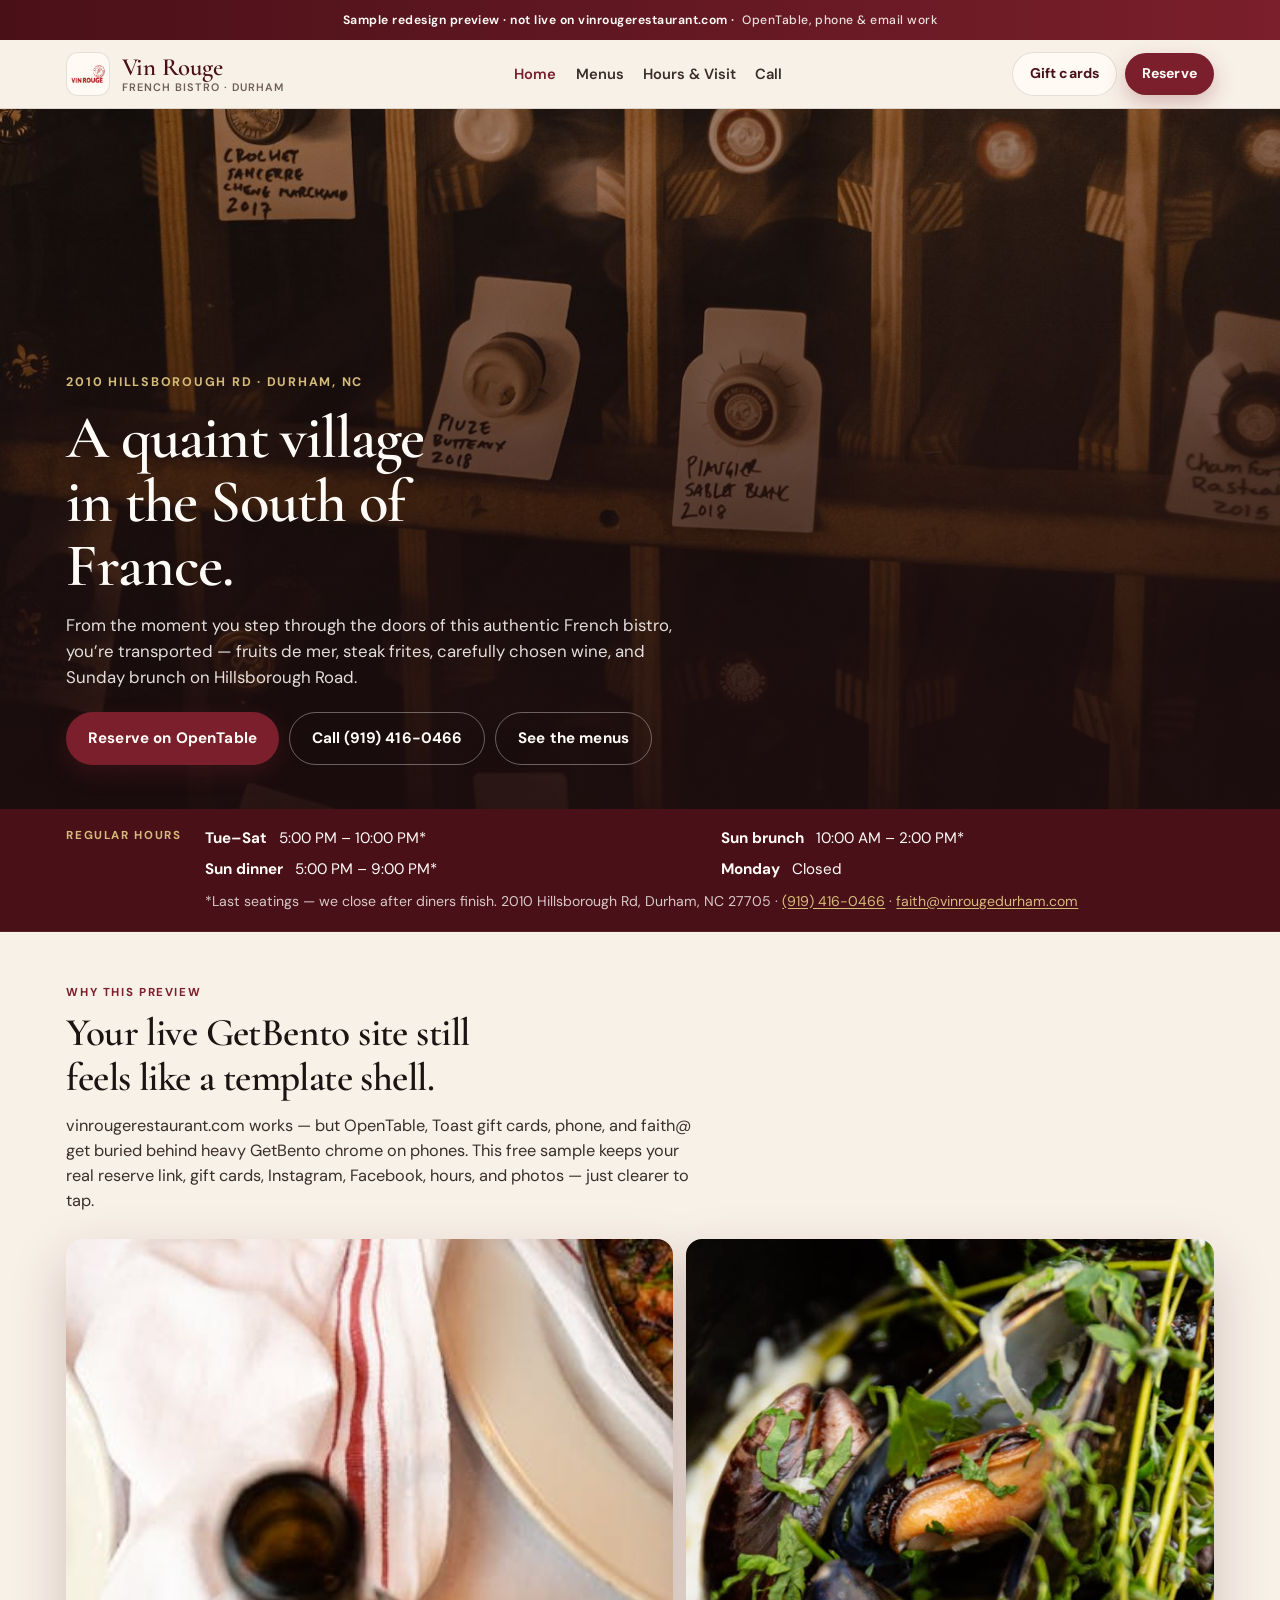
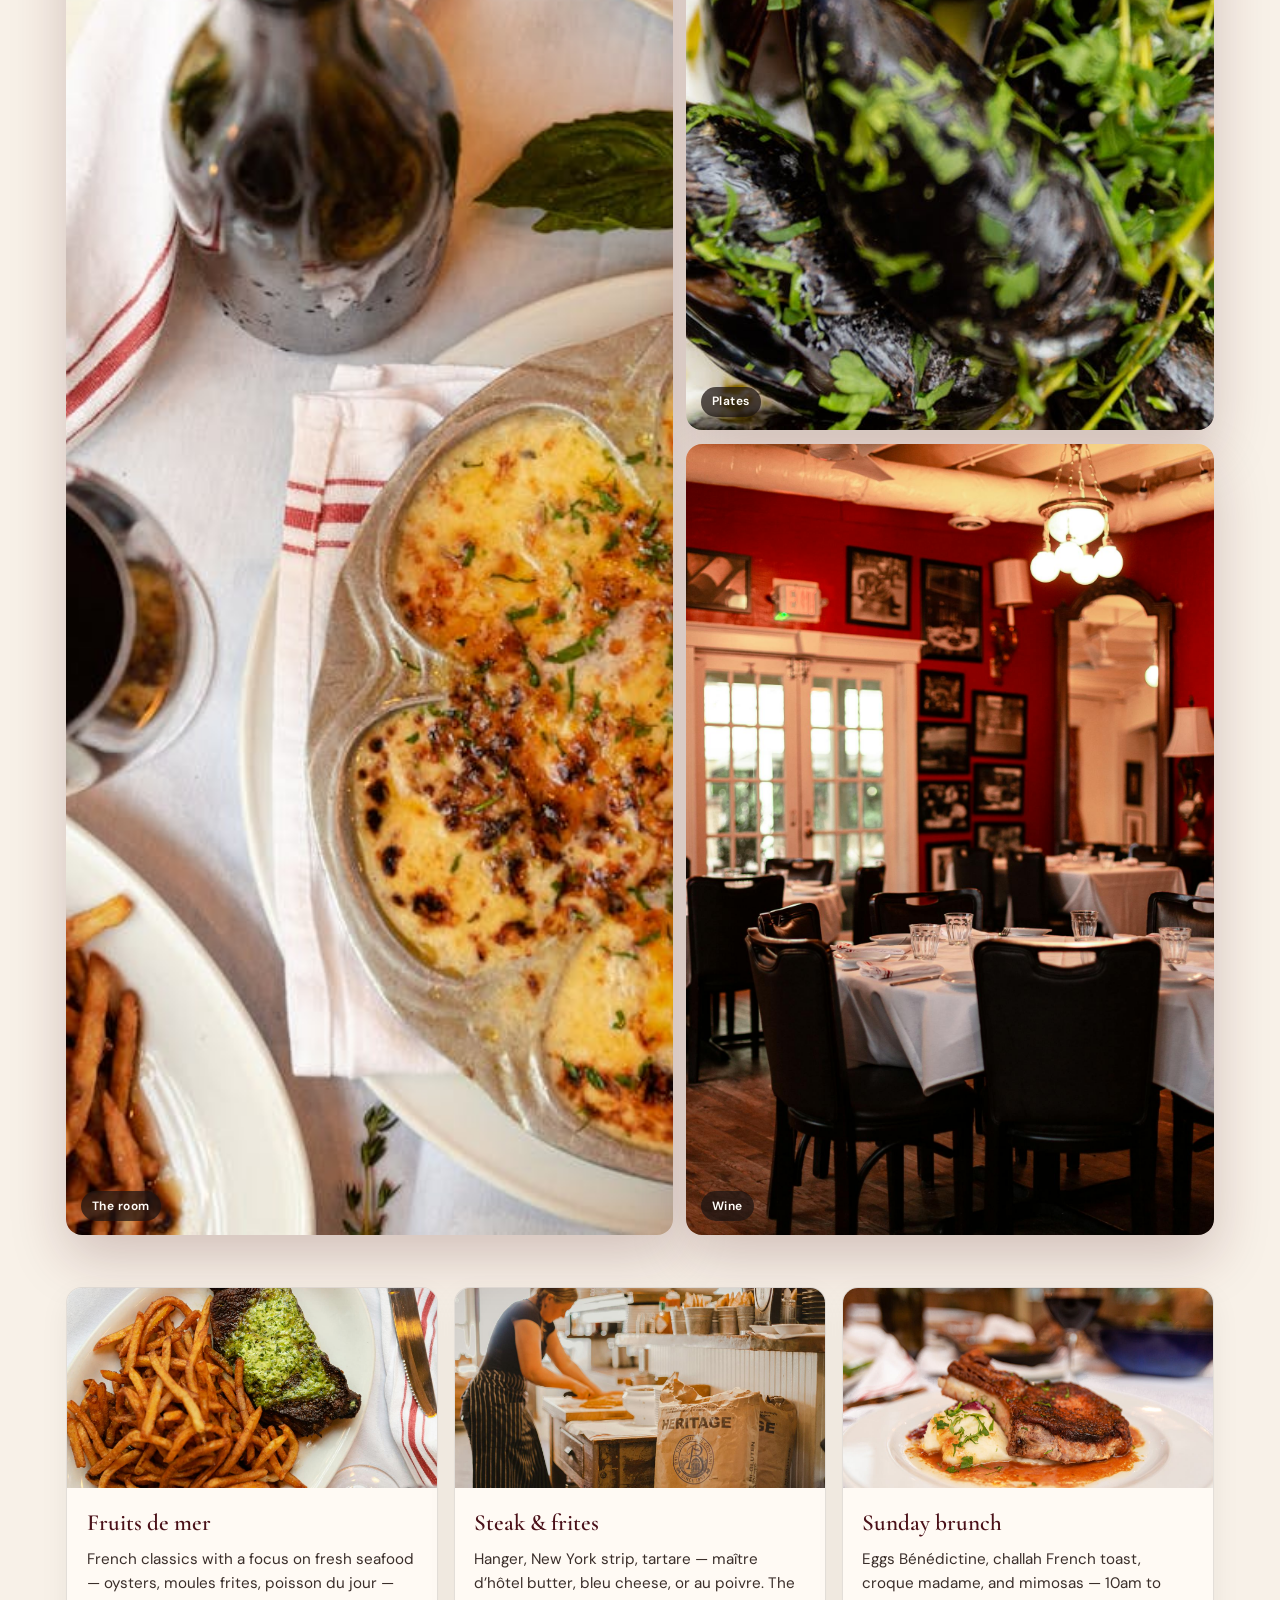
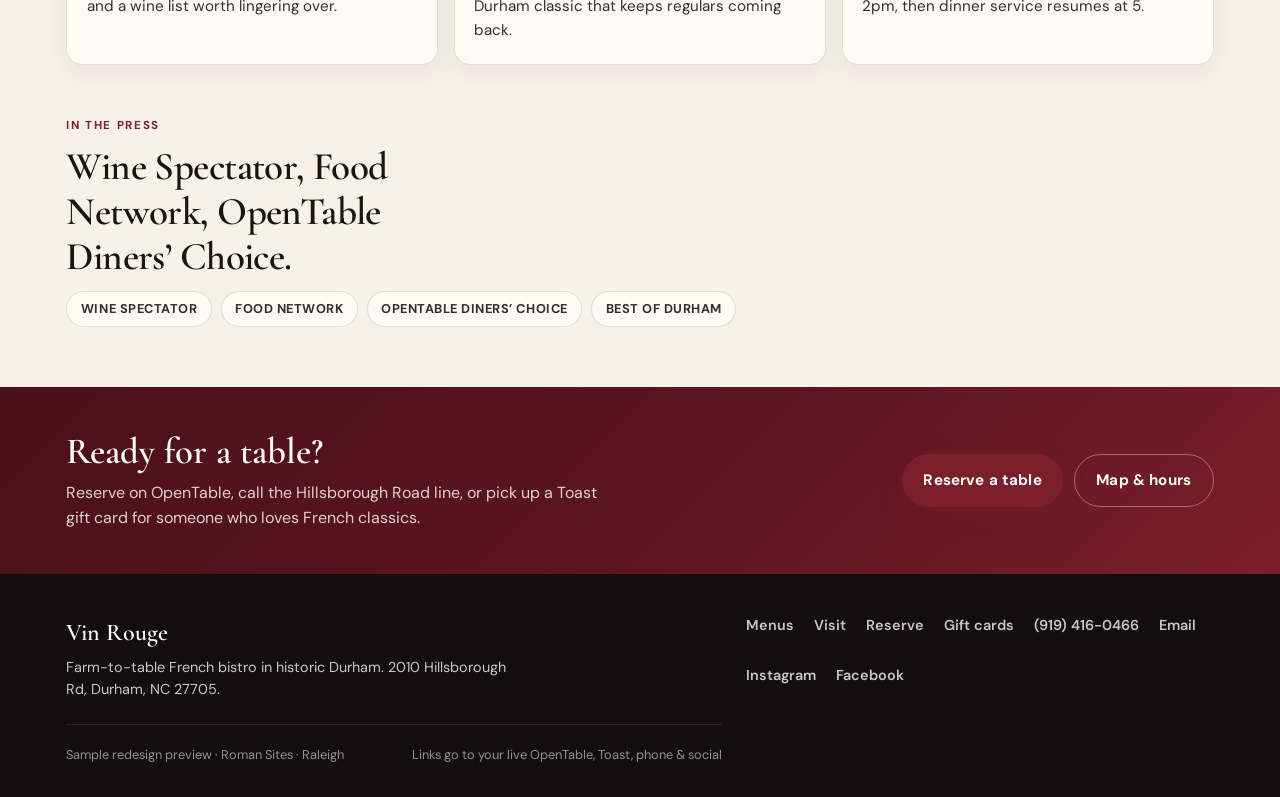
<file: index.html>
<!DOCTYPE html>
<html lang="en">
<head>
  <meta charset="utf-8" />
  <meta name="viewport" content="width=device-width, initial-scale=1" />
  <title>Vin Rouge · French Bistro · Durham, NC</title>
  <meta name="description" content="Vin Rouge — authentic French bistro on Hillsborough Road in Durham. Fruits de mer, steak frites, wine, Sunday brunch. Reserve on OpenTable." />
  <link rel="icon" href="assets/favicon.png" type="image/png" />
  <link rel="preconnect" href="https://fonts.googleapis.com" />
  <link rel="preconnect" href="https://fonts.gstatic.com" crossorigin />
  <link href="https://fonts.googleapis.com/css2?family=Cormorant+Garamond:wght@500;600;700&family=DM+Sans:wght@400;500;600;700&display=swap" rel="stylesheet" />
  <link rel="stylesheet" href="assets/styles.css" />
</head>
<body>
  <div class="preview-banner" role="status">Sample redesign preview · not live on vinrougerestaurant.com · <span>OpenTable, phone &amp; email work</span></div>
  <header class="site-header">
    <div class="nav-inner">
      <a class="brand" href="index.html">
        <img class="brand-mark" src="assets/logo.png" alt="Vin Rouge logo" width="44" height="44" />
        <span class="brand-text"><span class="brand-name">Vin Rouge</span><span class="brand-tag">French Bistro · Durham</span></span>
      </a>
      <nav class="nav-links" aria-label="Primary">
        <a href="index.html" aria-current="page">Home</a>
        <a href="menu.html">Menus</a>
        <a href="visit.html">Hours &amp; Visit</a>
        <a href="tel:+19194160466">Call</a>
      </nav>
      <div class="nav-ctas">
        <a class="btn btn-secondary" href="https://www.toasttab.com/vin-rouge-2010-hillsborough-rd/giftcards" target="_blank" rel="noopener">Gift cards</a>
        <a class="btn btn-primary" href="https://www.opentable.com/restref/client/?rid=4533&amp;restref=4533" target="_blank" rel="noopener">Reserve</a>
        <button class="nav-toggle" type="button" data-nav-toggle aria-expanded="false" aria-controls="mobile-nav" aria-label="Open menu"><span></span></button>
      </div>
    </div>
    <div class="mobile-panel" id="mobile-nav" data-mobile-panel>
      <a href="index.html">Home</a>
      <a href="menu.html">Menus</a>
      <a href="visit.html">Hours &amp; Visit</a>
      <a href="tel:+19194160466">Call (919) 416-0466</a>
      <a href="mailto:faith@vinrougedurham.com">faith@vinrougedurham.com</a>
      <a href="https://www.instagram.com/vinrougedurham/" target="_blank" rel="noopener">Instagram</a>
      <a href="https://www.facebook.com/VinRougeNC" target="_blank" rel="noopener">Facebook</a>
      <div class="mobile-ctas">
        <a class="btn btn-secondary" href="https://www.toasttab.com/vin-rouge-2010-hillsborough-rd/giftcards" target="_blank" rel="noopener">Gift cards</a>
        <a class="btn btn-primary" href="https://www.opentable.com/restref/client/?rid=4533&amp;restref=4533" target="_blank" rel="noopener">Reserve</a>
      </div>
    </div>
  </header>

<main>
  <section class="hero">
    <div class="hero-media" aria-hidden="true"><img src="assets/vr-ii-7.jpg" alt="" width="1600" height="1000" fetchpriority="high" /></div>
    <div class="hero-shade" aria-hidden="true"></div>
    <div class="hero-content">
      <p class="eyebrow">2010 Hillsborough Rd · Durham, NC</p>
      <h1>A quaint village in the South of France.</h1>
      <p class="hero-lead">From the moment you step through the doors of this authentic French bistro, you’re transported — fruits de mer, steak frites, carefully chosen wine, and Sunday brunch on Hillsborough Road.</p>
      <div class="hero-actions">
        <a class="btn btn-primary btn-lg" href="https://www.opentable.com/restref/client/?rid=4533&amp;restref=4533" target="_blank" rel="noopener">Reserve on OpenTable</a>
        <a class="btn btn-ghost btn-lg btn-on-dark" href="tel:+19194160466">Call (919) 416-0466</a>
        <a class="btn btn-ghost btn-lg btn-on-dark" href="menu.html">See the menus</a>
      </div>
    </div>
  </section>

  <aside class="hours-strip" aria-label="Hours">
    <div class="hours-strip-inner">
      <div class="hours-label">Regular hours</div>
      <div>
        <div class="hours-grid">
          <div><strong>Tue–Sat</strong> 5:00 PM – 10:00 PM*</div>
          <div><strong>Sun brunch</strong> 10:00 AM – 2:00 PM*</div>
          <div><strong>Sun dinner</strong> 5:00 PM – 9:00 PM*</div>
          <div><strong>Monday</strong> Closed</div>
        </div>
        <p class="hours-note">*Last seatings — we close after diners finish. 2010 Hillsborough Rd, Durham, NC 27705 · <a href="tel:+19194160466">(919) 416-0466</a> · <a href="mailto:faith@vinrougedurham.com">faith@vinrougedurham.com</a></p>
      </div>
    </div>
  </aside>

  <section class="section">
    <div class="section-inner">
      <p class="section-kicker">Why this preview</p>
      <h2>Your live GetBento site still feels like a template shell.</h2>
      <p class="section-lead">vinrougerestaurant.com works — but OpenTable, Toast gift cards, phone, and faith@ get buried behind heavy GetBento chrome on phones. This free sample keeps your real reserve link, gift cards, Instagram, Facebook, hours, and photos — just clearer to tap.</p>
      <div class="photo-mosaic">
        <div class="tile tall"><img src="assets/vr-10.jpg" alt="Vin Rouge dining room" /><span class="tile-caption">The room</span></div>
        <div class="tile"><img src="assets/vr-3.jpg" alt="French bistro plate" /><span class="tile-caption">Plates</span></div>
        <div class="tile"><img src="assets/vr-14.jpg" alt="Wine and table" /><span class="tile-caption">Wine</span></div>
      </div>
    </div>
  </section>

  <section class="section" style="padding-top:0">
    <div class="section-inner">
      <div class="feature-grid">
        <article class="feature-card">
          <img src="assets/vr-11.jpg" alt="Fruits de mer at Vin Rouge" />
          <div class="pad">
            <h3>Fruits de mer</h3>
            <p>French classics with a focus on fresh seafood — oysters, moules frites, poisson du jour — and a wine list worth lingering over.</p>
          </div>
        </article>
        <article class="feature-card">
          <img src="assets/vr-ii-34.jpg" alt="Steak frites" />
          <div class="pad">
            <h3>Steak &amp; frites</h3>
            <p>Hanger, New York strip, tartare — maître d’hôtel butter, bleu cheese, or au poivre. The Durham classic that keeps regulars coming back.</p>
          </div>
        </article>
        <article class="feature-card">
          <img src="assets/vr-15.jpg" alt="Sunday brunch" />
          <div class="pad">
            <h3>Sunday brunch</h3>
            <p>Eggs Bénédictine, challah French toast, croque madame, and mimosas — 10am to 2pm, then dinner service resumes at 5.</p>
          </div>
        </article>
      </div>
    </div>
  </section>

  <section class="section" style="padding-top:0">
    <div class="section-inner">
      <p class="section-kicker">In the press</p>
      <h2>Wine Spectator, Food Network, OpenTable Diners’ Choice.</h2>
      <div class="press-row">
        <span class="press-chip">Wine Spectator</span>
        <span class="press-chip">Food Network</span>
        <span class="press-chip">OpenTable Diners’ Choice</span>
        <span class="press-chip">Best of Durham</span>
      </div>
    </div>
  </section>

  <section class="cta-band">
    <div class="cta-band-inner">
      <div>
        <h2>Ready for a table?</h2>
        <p>Reserve on OpenTable, call the Hillsborough Road line, or pick up a Toast gift card for someone who loves French classics.</p>
      </div>
      <div class="cta-actions">
        <a class="btn btn-primary btn-lg" href="https://www.opentable.com/restref/client/?rid=4533&amp;restref=4533" target="_blank" rel="noopener">Reserve a table</a>
        <a class="btn btn-ghost btn-lg btn-on-dark" href="visit.html">Map &amp; hours</a>
      </div>
    </div>
  </section>
</main>

  <footer class="site-footer">
    <div class="footer-inner">
      <div class="footer-brand">
        <div class="name">Vin Rouge</div>
        <p>Farm-to-table French bistro in historic Durham. 2010 Hillsborough Rd, Durham, NC 27705.</p>
      </div>
      <div class="footer-links">
        <a href="menu.html">Menus</a>
        <a href="visit.html">Visit</a>
        <a href="https://www.opentable.com/restref/client/?rid=4533&amp;restref=4533" target="_blank" rel="noopener">Reserve</a>
        <a href="https://www.toasttab.com/vin-rouge-2010-hillsborough-rd/giftcards" target="_blank" rel="noopener">Gift cards</a>
        <a href="tel:+19194160466">(919) 416-0466</a>
        <a href="mailto:faith@vinrougedurham.com">Email</a>
        <a href="https://www.instagram.com/vinrougedurham/" target="_blank" rel="noopener">Instagram</a>
        <a href="https://www.facebook.com/VinRougeNC" target="_blank" rel="noopener">Facebook</a>
      </div>
      <div class="footer-meta">
        <span>Sample redesign preview · Roman Sites · Raleigh</span>
        <span>Links go to your live OpenTable, Toast, phone &amp; social</span>
      </div>
    </div>
  </footer>
  <script src="assets/site.js"></script>
</body>
</html>
</file>
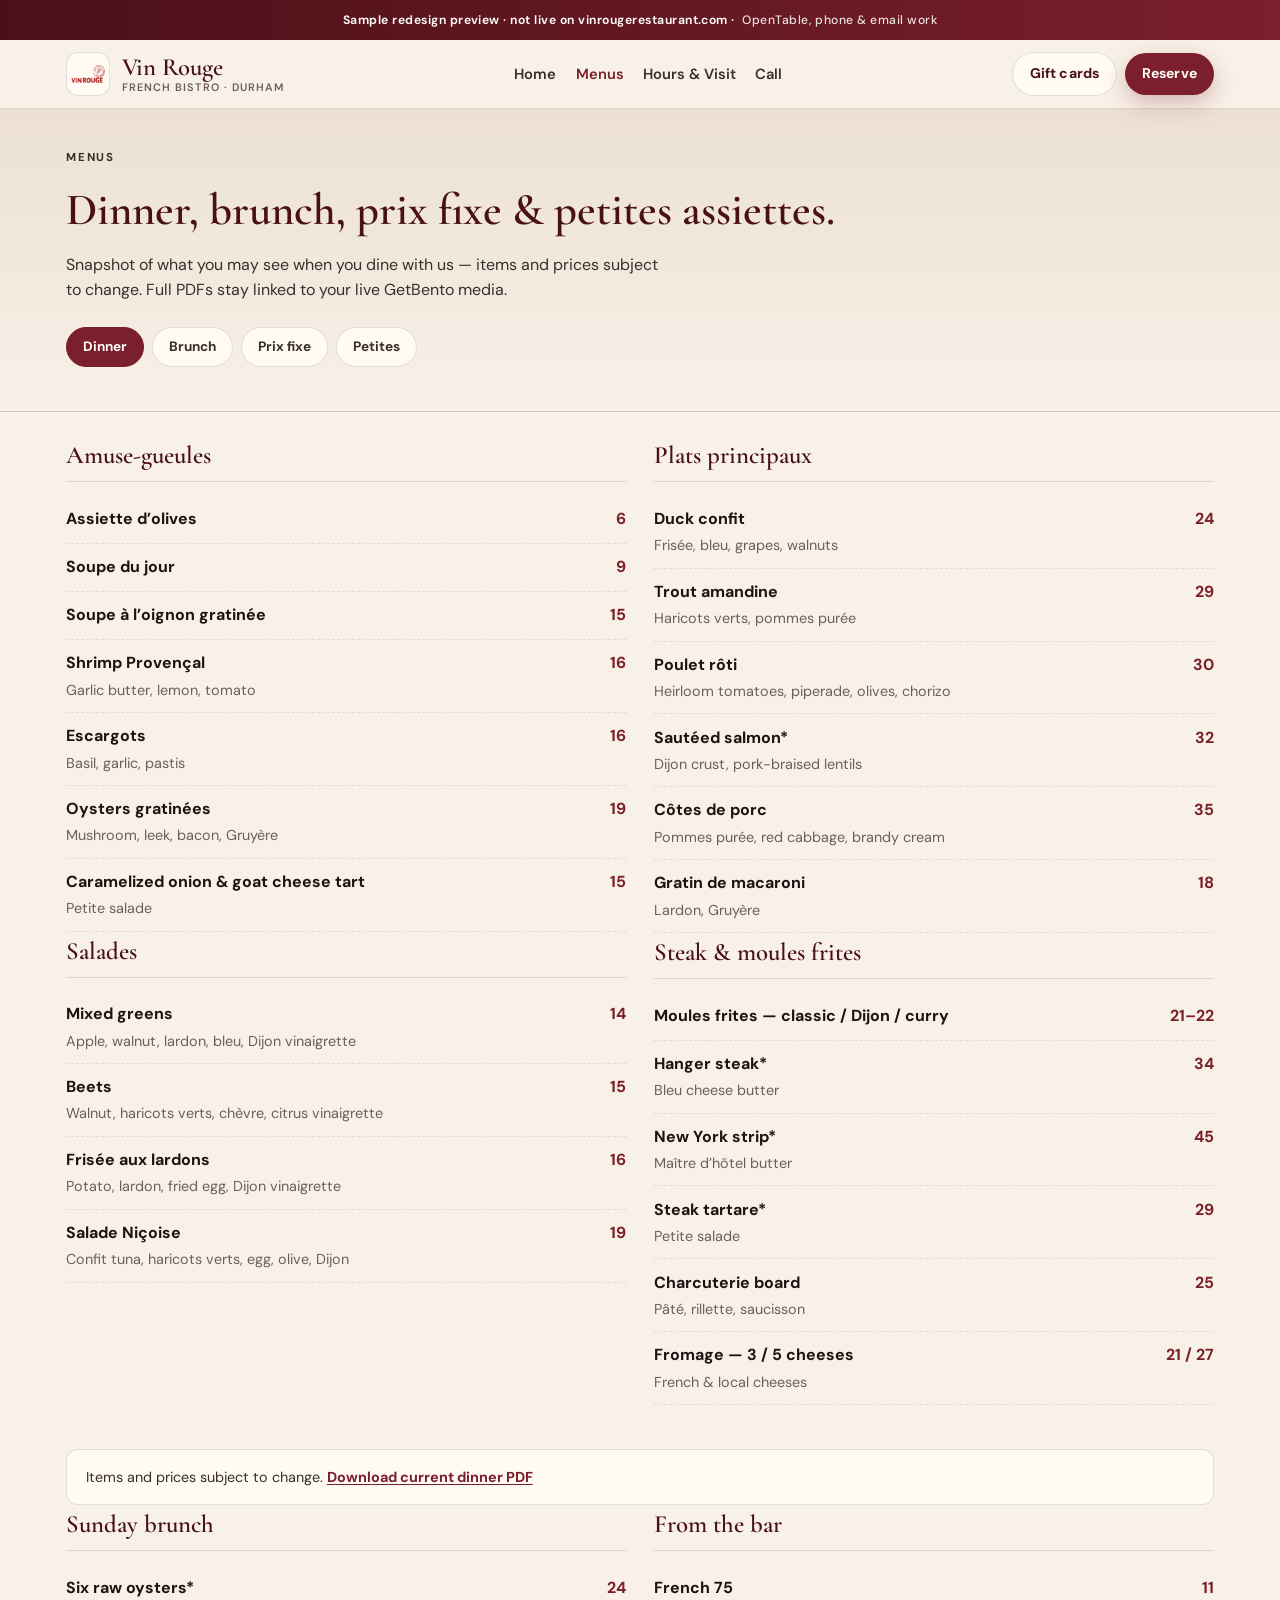
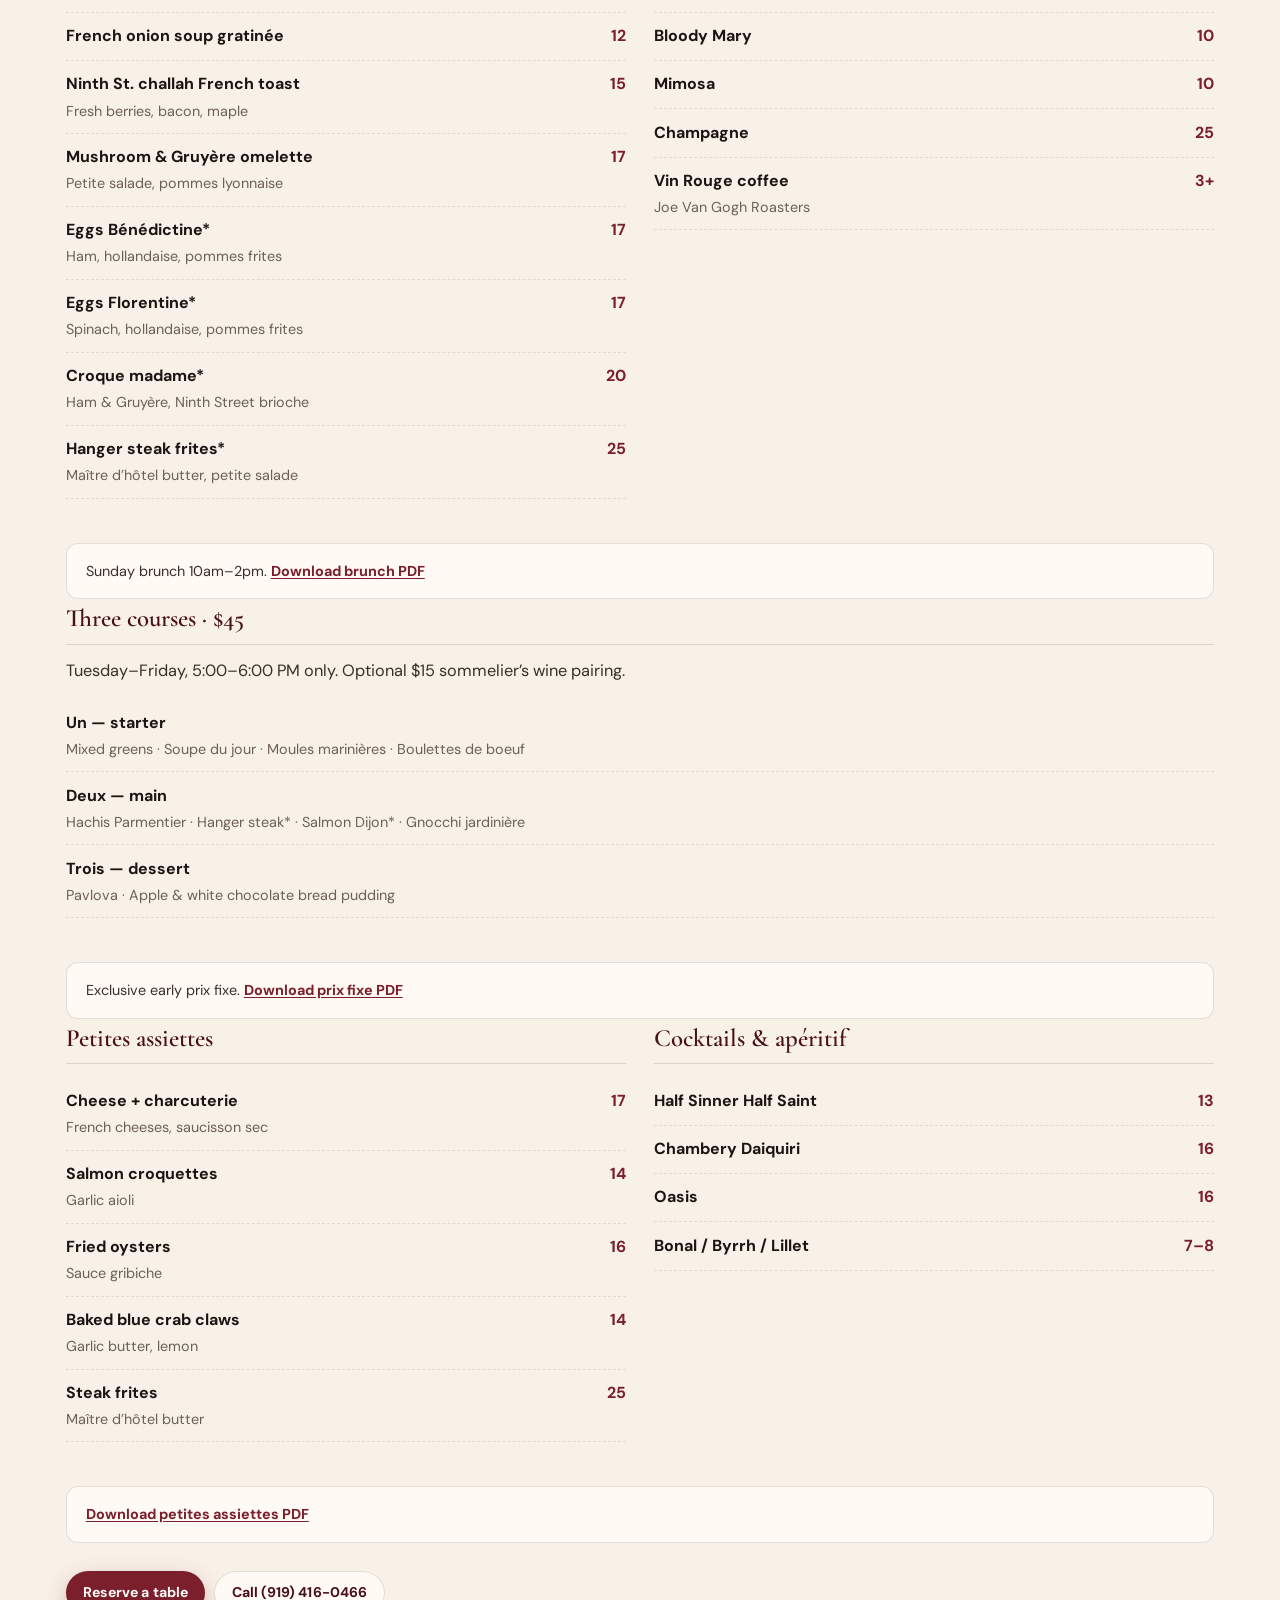
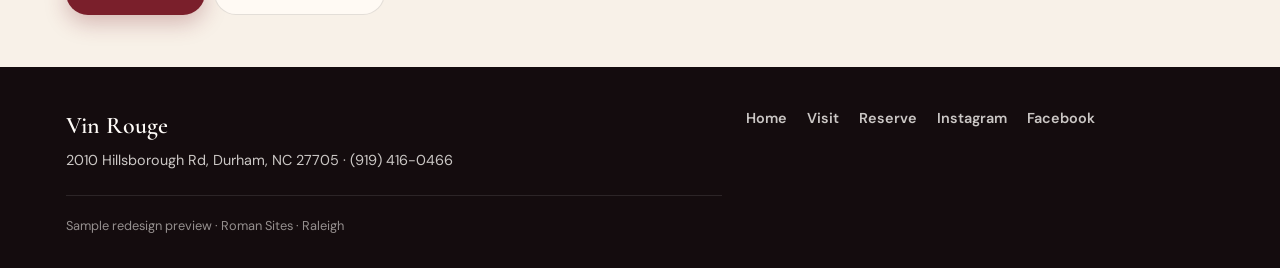
<file: menu.html>
<!DOCTYPE html>
<html lang="en">
<head>
  <meta charset="utf-8" />
  <meta name="viewport" content="width=device-width, initial-scale=1" />
  <title>Menus · Vin Rouge · Durham</title>
  <meta name="description" content="Dinner, brunch, prix fixe, and petites assiettes menus at Vin Rouge — French bistro in Durham, NC." />
  <link rel="icon" href="assets/favicon.png" type="image/png" />
  <link rel="preconnect" href="https://fonts.googleapis.com" />
  <link rel="preconnect" href="https://fonts.gstatic.com" crossorigin />
  <link href="https://fonts.googleapis.com/css2?family=Cormorant+Garamond:wght@500;600;700&family=DM+Sans:wght@400;500;600;700&display=swap" rel="stylesheet" />
  <link rel="stylesheet" href="assets/styles.css" />
</head>
<body>
  <div class="preview-banner" role="status">Sample redesign preview · not live on vinrougerestaurant.com · <span>OpenTable, phone &amp; email work</span></div>
  <header class="site-header">
    <div class="nav-inner">
      <a class="brand" href="index.html">
        <img class="brand-mark" src="assets/logo.png" alt="Vin Rouge logo" width="44" height="44" />
        <span class="brand-text"><span class="brand-name">Vin Rouge</span><span class="brand-tag">French Bistro · Durham</span></span>
      </a>
      <nav class="nav-links" aria-label="Primary">
        <a href="index.html">Home</a>
        <a href="menu.html" aria-current="page">Menus</a>
        <a href="visit.html">Hours &amp; Visit</a>
        <a href="tel:+19194160466">Call</a>
      </nav>
      <div class="nav-ctas">
        <a class="btn btn-secondary" href="https://www.toasttab.com/vin-rouge-2010-hillsborough-rd/giftcards" target="_blank" rel="noopener">Gift cards</a>
        <a class="btn btn-primary" href="https://www.opentable.com/restref/client/?rid=4533&amp;restref=4533" target="_blank" rel="noopener">Reserve</a>
        <button class="nav-toggle" type="button" data-nav-toggle aria-expanded="false" aria-controls="mobile-nav" aria-label="Open menu"><span></span></button>
      </div>
    </div>
    <div class="mobile-panel" id="mobile-nav" data-mobile-panel>
      <a href="index.html">Home</a>
      <a href="menu.html">Menus</a>
      <a href="visit.html">Hours &amp; Visit</a>
      <a href="tel:+19194160466">Call (919) 416-0466</a>
      <a href="mailto:faith@vinrougedurham.com">faith@vinrougedurham.com</a>
      <div class="mobile-ctas">
        <a class="btn btn-secondary" href="https://www.toasttab.com/vin-rouge-2010-hillsborough-rd/giftcards" target="_blank" rel="noopener">Gift cards</a>
        <a class="btn btn-primary" href="https://www.opentable.com/restref/client/?rid=4533&amp;restref=4533" target="_blank" rel="noopener">Reserve</a>
      </div>
    </div>
  </header>

<main>
  <div class="page-hero">
    <div class="page-hero-inner">
      <p class="section-kicker">Menus</p>
      <h1>Dinner, brunch, prix fixe &amp; petites assiettes.</h1>
      <p>Snapshot of what you may see when you dine with us — items and prices subject to change. Full PDFs stay linked to your live GetBento media.</p>
      <div class="menu-tabs" role="tablist" aria-label="Menu sections">
        <button type="button" role="tab" data-menu-tab="dinner" aria-selected="true">Dinner</button>
        <button type="button" role="tab" data-menu-tab="brunch" aria-selected="false">Brunch</button>
        <button type="button" role="tab" data-menu-tab="prix" aria-selected="false">Prix fixe</button>
        <button type="button" role="tab" data-menu-tab="petites" aria-selected="false">Petites</button>
      </div>
    </div>
  </div>

  <section class="section" style="padding-top:1.5rem">
    <div class="section-inner">
      <div data-menu-panel="dinner" class="menu-panel" role="tabpanel">
        <div class="menu-cols">
          <div>
            <div class="menu-section">
              <h3>Amuse-gueules</h3>
              <div class="menu-item"><div class="menu-item-top"><span class="menu-item-name">Assiette d’olives</span><span class="menu-item-price">6</span></div></div>
              <div class="menu-item"><div class="menu-item-top"><span class="menu-item-name">Soupe du jour</span><span class="menu-item-price">9</span></div></div>
              <div class="menu-item"><div class="menu-item-top"><span class="menu-item-name">Soupe à l’oignon gratinée</span><span class="menu-item-price">15</span></div></div>
              <div class="menu-item"><div class="menu-item-top"><span class="menu-item-name">Shrimp Provençal</span><span class="menu-item-price">16</span></div><div class="menu-item-desc">Garlic butter, lemon, tomato</div></div>
              <div class="menu-item"><div class="menu-item-top"><span class="menu-item-name">Escargots</span><span class="menu-item-price">16</span></div><div class="menu-item-desc">Basil, garlic, pastis</div></div>
              <div class="menu-item"><div class="menu-item-top"><span class="menu-item-name">Oysters gratinées</span><span class="menu-item-price">19</span></div><div class="menu-item-desc">Mushroom, leek, bacon, Gruyère</div></div>
              <div class="menu-item"><div class="menu-item-top"><span class="menu-item-name">Caramelized onion &amp; goat cheese tart</span><span class="menu-item-price">15</span></div><div class="menu-item-desc">Petite salade</div></div>
            </div>
            <div class="menu-section">
              <h3>Salades</h3>
              <div class="menu-item"><div class="menu-item-top"><span class="menu-item-name">Mixed greens</span><span class="menu-item-price">14</span></div><div class="menu-item-desc">Apple, walnut, lardon, bleu, Dijon vinaigrette</div></div>
              <div class="menu-item"><div class="menu-item-top"><span class="menu-item-name">Beets</span><span class="menu-item-price">15</span></div><div class="menu-item-desc">Walnut, haricots verts, chèvre, citrus vinaigrette</div></div>
              <div class="menu-item"><div class="menu-item-top"><span class="menu-item-name">Frisée aux lardons</span><span class="menu-item-price">16</span></div><div class="menu-item-desc">Potato, lardon, fried egg, Dijon vinaigrette</div></div>
              <div class="menu-item"><div class="menu-item-top"><span class="menu-item-name">Salade Niçoise</span><span class="menu-item-price">19</span></div><div class="menu-item-desc">Confit tuna, haricots verts, egg, olive, Dijon</div></div>
            </div>
          </div>
          <div>
            <div class="menu-section">
              <h3>Plats principaux</h3>
              <div class="menu-item"><div class="menu-item-top"><span class="menu-item-name">Duck confit</span><span class="menu-item-price">24</span></div><div class="menu-item-desc">Frisée, bleu, grapes, walnuts</div></div>
              <div class="menu-item"><div class="menu-item-top"><span class="menu-item-name">Trout amandine</span><span class="menu-item-price">29</span></div><div class="menu-item-desc">Haricots verts, pommes purée</div></div>
              <div class="menu-item"><div class="menu-item-top"><span class="menu-item-name">Poulet rôti</span><span class="menu-item-price">30</span></div><div class="menu-item-desc">Heirloom tomatoes, piperade, olives, chorizo</div></div>
              <div class="menu-item"><div class="menu-item-top"><span class="menu-item-name">Sautéed salmon*</span><span class="menu-item-price">32</span></div><div class="menu-item-desc">Dijon crust, pork-braised lentils</div></div>
              <div class="menu-item"><div class="menu-item-top"><span class="menu-item-name">Côtes de porc</span><span class="menu-item-price">35</span></div><div class="menu-item-desc">Pommes purée, red cabbage, brandy cream</div></div>
              <div class="menu-item"><div class="menu-item-top"><span class="menu-item-name">Gratin de macaroni</span><span class="menu-item-price">18</span></div><div class="menu-item-desc">Lardon, Gruyère</div></div>
            </div>
            <div class="menu-section">
              <h3>Steak &amp; moules frites</h3>
              <div class="menu-item"><div class="menu-item-top"><span class="menu-item-name">Moules frites — classic / Dijon / curry</span><span class="menu-item-price">21–22</span></div></div>
              <div class="menu-item"><div class="menu-item-top"><span class="menu-item-name">Hanger steak*</span><span class="menu-item-price">34</span></div><div class="menu-item-desc">Bleu cheese butter</div></div>
              <div class="menu-item"><div class="menu-item-top"><span class="menu-item-name">New York strip*</span><span class="menu-item-price">45</span></div><div class="menu-item-desc">Maître d’hôtel butter</div></div>
              <div class="menu-item"><div class="menu-item-top"><span class="menu-item-name">Steak tartare*</span><span class="menu-item-price">29</span></div><div class="menu-item-desc">Petite salade</div></div>
              <div class="menu-item"><div class="menu-item-top"><span class="menu-item-name">Charcuterie board</span><span class="menu-item-price">25</span></div><div class="menu-item-desc">Pâté, rillette, saucisson</div></div>
              <div class="menu-item"><div class="menu-item-top"><span class="menu-item-name">Fromage — 3 / 5 cheeses</span><span class="menu-item-price">21 / 27</span></div><div class="menu-item-desc">French &amp; local cheeses</div></div>
            </div>
          </div>
        </div>
        <div class="menu-note">
          Items and prices subject to change. <a href="https://media-cdn.getbento.com/accounts/f04a201e389bca5bc9a5b805a8076f1c/media/5ph2YZ0iS5KQADs09P9K_Vin%20Rouge%206.30.2026%20Dinner%20Menu.pdf" target="_blank" rel="noopener">Download current dinner PDF</a>
        </div>
      </div>

      <div data-menu-panel="brunch" class="menu-panel" role="tabpanel" hidden>
        <div class="menu-cols">
          <div class="menu-section">
            <h3>Sunday brunch</h3>
            <div class="menu-item"><div class="menu-item-top"><span class="menu-item-name">Six raw oysters*</span><span class="menu-item-price">24</span></div></div>
            <div class="menu-item"><div class="menu-item-top"><span class="menu-item-name">French onion soup gratinée</span><span class="menu-item-price">12</span></div></div>
            <div class="menu-item"><div class="menu-item-top"><span class="menu-item-name">Ninth St. challah French toast</span><span class="menu-item-price">15</span></div><div class="menu-item-desc">Fresh berries, bacon, maple</div></div>
            <div class="menu-item"><div class="menu-item-top"><span class="menu-item-name">Mushroom &amp; Gruyère omelette</span><span class="menu-item-price">17</span></div><div class="menu-item-desc">Petite salade, pommes lyonnaise</div></div>
            <div class="menu-item"><div class="menu-item-top"><span class="menu-item-name">Eggs Bénédictine*</span><span class="menu-item-price">17</span></div><div class="menu-item-desc">Ham, hollandaise, pommes frites</div></div>
            <div class="menu-item"><div class="menu-item-top"><span class="menu-item-name">Eggs Florentine*</span><span class="menu-item-price">17</span></div><div class="menu-item-desc">Spinach, hollandaise, pommes frites</div></div>
            <div class="menu-item"><div class="menu-item-top"><span class="menu-item-name">Croque madame*</span><span class="menu-item-price">20</span></div><div class="menu-item-desc">Ham &amp; Gruyère, Ninth Street brioche</div></div>
            <div class="menu-item"><div class="menu-item-top"><span class="menu-item-name">Hanger steak frites*</span><span class="menu-item-price">25</span></div><div class="menu-item-desc">Maître d’hôtel butter, petite salade</div></div>
          </div>
          <div class="menu-section">
            <h3>From the bar</h3>
            <div class="menu-item"><div class="menu-item-top"><span class="menu-item-name">French 75</span><span class="menu-item-price">11</span></div></div>
            <div class="menu-item"><div class="menu-item-top"><span class="menu-item-name">Bloody Mary</span><span class="menu-item-price">10</span></div></div>
            <div class="menu-item"><div class="menu-item-top"><span class="menu-item-name">Mimosa</span><span class="menu-item-price">10</span></div></div>
            <div class="menu-item"><div class="menu-item-top"><span class="menu-item-name">Champagne</span><span class="menu-item-price">25</span></div></div>
            <div class="menu-item"><div class="menu-item-top"><span class="menu-item-name">Vin Rouge coffee</span><span class="menu-item-price">3+</span></div><div class="menu-item-desc">Joe Van Gogh Roasters</div></div>
          </div>
        </div>
        <div class="menu-note">
          Sunday brunch 10am–2pm. <a href="https://media-cdn.getbento.com/accounts/f04a201e389bca5bc9a5b805a8076f1c/media/g6gHLUCjSiauusqvta0Y_VinRouge_Brunch%20Menu_2.25.25.No.Crop.Letter.Size%20%282%29.pdf" target="_blank" rel="noopener">Download brunch PDF</a>
        </div>
      </div>

      <div data-menu-panel="prix" class="menu-panel" role="tabpanel" hidden>
        <div class="menu-section">
          <h3>Three courses · $45</h3>
          <p class="section-lead" style="margin-bottom:1rem">Tuesday–Friday, 5:00–6:00 PM only. Optional $15 sommelier’s wine pairing.</p>
          <div class="menu-item"><div class="menu-item-top"><span class="menu-item-name">Un — starter</span></div><div class="menu-item-desc">Mixed greens · Soupe du jour · Moules marinières · Boulettes de boeuf</div></div>
          <div class="menu-item"><div class="menu-item-top"><span class="menu-item-name">Deux — main</span></div><div class="menu-item-desc">Hachis Parmentier · Hanger steak* · Salmon Dijon* · Gnocchi jardinière</div></div>
          <div class="menu-item"><div class="menu-item-top"><span class="menu-item-name">Trois — dessert</span></div><div class="menu-item-desc">Pavlova · Apple &amp; white chocolate bread pudding</div></div>
        </div>
        <div class="menu-note">
          Exclusive early prix fixe. <a href="https://media-cdn.getbento.com/accounts/f04a201e389bca5bc9a5b805a8076f1c/media/qpgfJleOQyidJ5AjFDqy_Vin%20Rouge%207.23.2025%20Dinner%20Menu%20%281%29.pdf" target="_blank" rel="noopener">Download prix fixe PDF</a>
        </div>
      </div>

      <div data-menu-panel="petites" class="menu-panel" role="tabpanel" hidden>
        <div class="menu-cols">
          <div class="menu-section">
            <h3>Petites assiettes</h3>
            <div class="menu-item"><div class="menu-item-top"><span class="menu-item-name">Cheese + charcuterie</span><span class="menu-item-price">17</span></div><div class="menu-item-desc">French cheeses, saucisson sec</div></div>
            <div class="menu-item"><div class="menu-item-top"><span class="menu-item-name">Salmon croquettes</span><span class="menu-item-price">14</span></div><div class="menu-item-desc">Garlic aioli</div></div>
            <div class="menu-item"><div class="menu-item-top"><span class="menu-item-name">Fried oysters</span><span class="menu-item-price">16</span></div><div class="menu-item-desc">Sauce gribiche</div></div>
            <div class="menu-item"><div class="menu-item-top"><span class="menu-item-name">Baked blue crab claws</span><span class="menu-item-price">14</span></div><div class="menu-item-desc">Garlic butter, lemon</div></div>
            <div class="menu-item"><div class="menu-item-top"><span class="menu-item-name">Steak frites</span><span class="menu-item-price">25</span></div><div class="menu-item-desc">Maître d’hôtel butter</div></div>
          </div>
          <div class="menu-section">
            <h3>Cocktails &amp; apéritif</h3>
            <div class="menu-item"><div class="menu-item-top"><span class="menu-item-name">Half Sinner Half Saint</span><span class="menu-item-price">13</span></div></div>
            <div class="menu-item"><div class="menu-item-top"><span class="menu-item-name">Chambery Daiquiri</span><span class="menu-item-price">16</span></div></div>
            <div class="menu-item"><div class="menu-item-top"><span class="menu-item-name">Oasis</span><span class="menu-item-price">16</span></div></div>
            <div class="menu-item"><div class="menu-item-top"><span class="menu-item-name">Bonal / Byrrh / Lillet</span><span class="menu-item-price">7–8</span></div></div>
          </div>
        </div>
        <div class="menu-note">
          <a href="https://media-cdn.getbento.com/accounts/f04a201e389bca5bc9a5b805a8076f1c/media/MfSlurvR1unfaHpFGbZk_Vin%20Rouge%20Petit%20Assiettes%20Menu.pdf" target="_blank" rel="noopener">Download petites assiettes PDF</a>
        </div>
      </div>

      <div class="pdf-row" style="margin-top:1.75rem">
        <a class="btn btn-primary" href="https://www.opentable.com/restref/client/?rid=4533&amp;restref=4533" target="_blank" rel="noopener">Reserve a table</a>
        <a class="btn btn-secondary" href="tel:+19194160466">Call (919) 416-0466</a>
      </div>
    </div>
  </section>
</main>

  <footer class="site-footer">
    <div class="footer-inner">
      <div class="footer-brand">
        <div class="name">Vin Rouge</div>
        <p>2010 Hillsborough Rd, Durham, NC 27705 · <a href="tel:+19194160466">(919) 416-0466</a></p>
      </div>
      <div class="footer-links">
        <a href="index.html">Home</a>
        <a href="visit.html">Visit</a>
        <a href="https://www.opentable.com/restref/client/?rid=4533&amp;restref=4533" target="_blank" rel="noopener">Reserve</a>
        <a href="https://www.instagram.com/vinrougedurham/" target="_blank" rel="noopener">Instagram</a>
        <a href="https://www.facebook.com/VinRougeNC" target="_blank" rel="noopener">Facebook</a>
      </div>
      <div class="footer-meta">
        <span>Sample redesign preview · Roman Sites · Raleigh</span>
      </div>
    </div>
  </footer>
  <script src="assets/site.js"></script>
</body>
</html>
</file>
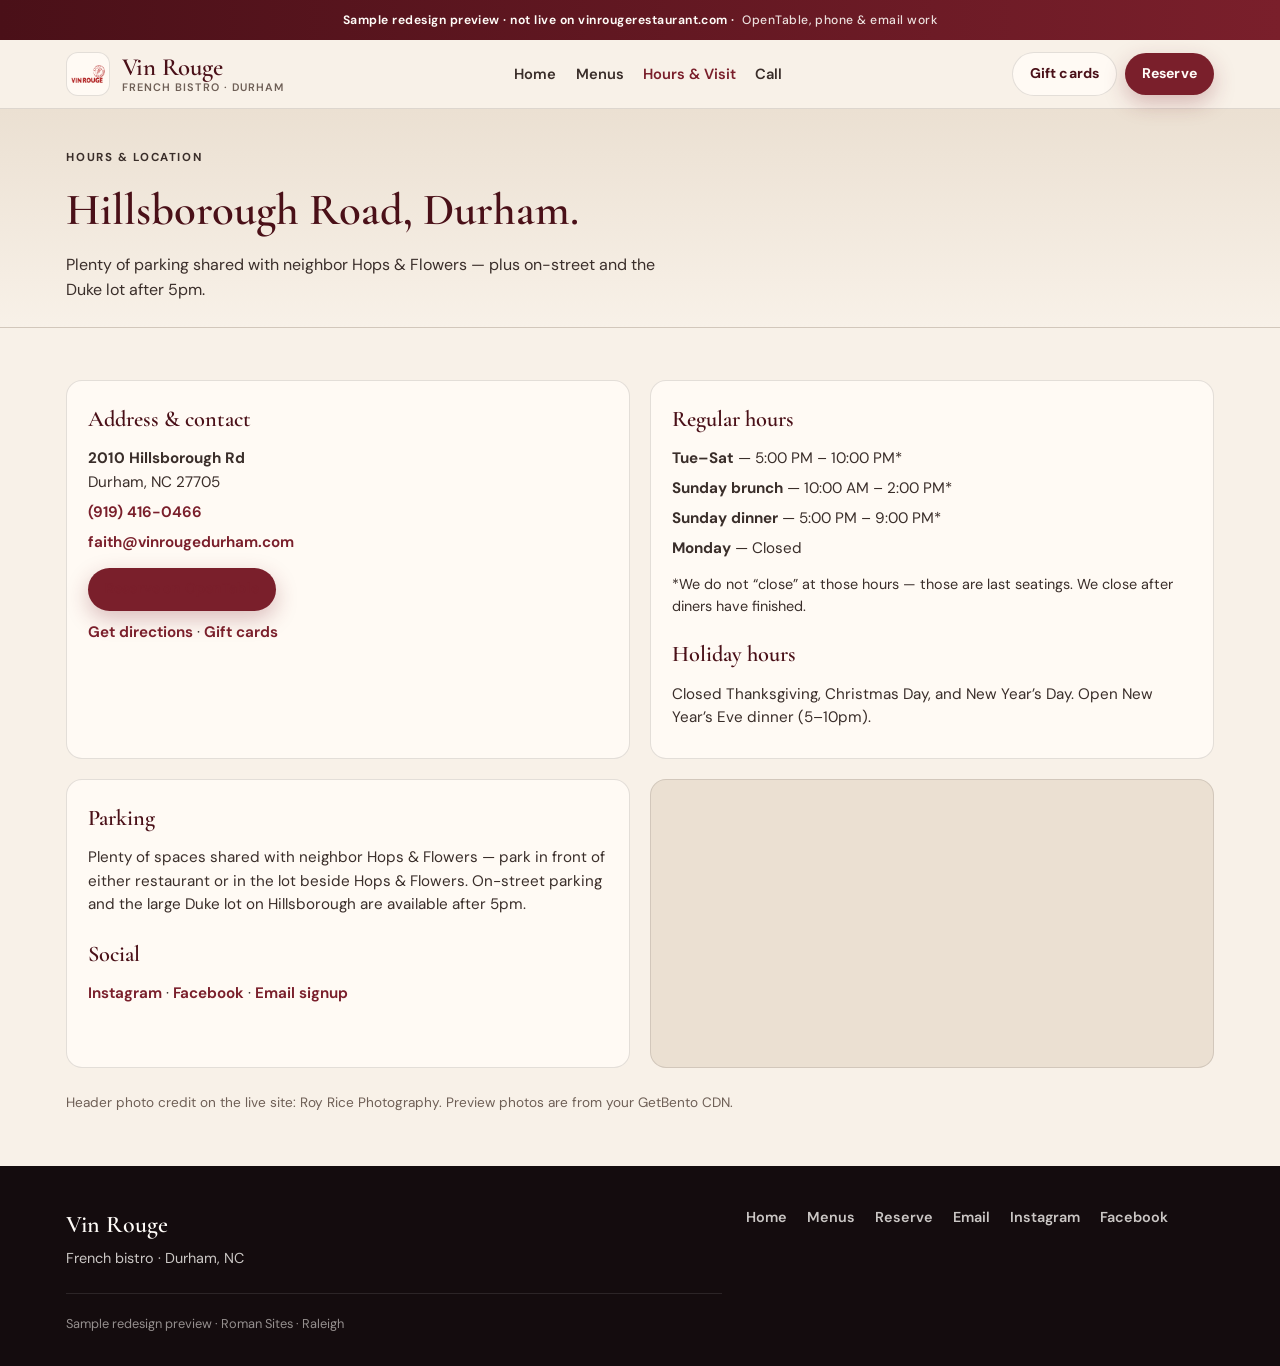
<file: visit.html>
<!DOCTYPE html>
<html lang="en">
<head>
  <meta charset="utf-8" />
  <meta name="viewport" content="width=device-width, initial-scale=1" />
  <title>Hours &amp; Location · Vin Rouge · Durham</title>
  <meta name="description" content="Visit Vin Rouge at 2010 Hillsborough Rd, Durham, NC 27705. Hours, parking, phone (919) 416-0466, faith@vinrougedurham.com." />
  <link rel="icon" href="assets/favicon.png" type="image/png" />
  <link rel="preconnect" href="https://fonts.googleapis.com" />
  <link rel="preconnect" href="https://fonts.gstatic.com" crossorigin />
  <link href="https://fonts.googleapis.com/css2?family=Cormorant+Garamond:wght@500;600;700&family=DM+Sans:wght@400;500;600;700&display=swap" rel="stylesheet" />
  <link rel="stylesheet" href="assets/styles.css" />
</head>
<body>
  <div class="preview-banner" role="status">Sample redesign preview · not live on vinrougerestaurant.com · <span>OpenTable, phone &amp; email work</span></div>
  <header class="site-header">
    <div class="nav-inner">
      <a class="brand" href="index.html">
        <img class="brand-mark" src="assets/logo.png" alt="Vin Rouge logo" width="44" height="44" />
        <span class="brand-text"><span class="brand-name">Vin Rouge</span><span class="brand-tag">French Bistro · Durham</span></span>
      </a>
      <nav class="nav-links" aria-label="Primary">
        <a href="index.html">Home</a>
        <a href="menu.html">Menus</a>
        <a href="visit.html" aria-current="page">Hours &amp; Visit</a>
        <a href="tel:+19194160466">Call</a>
      </nav>
      <div class="nav-ctas">
        <a class="btn btn-secondary" href="https://www.toasttab.com/vin-rouge-2010-hillsborough-rd/giftcards" target="_blank" rel="noopener">Gift cards</a>
        <a class="btn btn-primary" href="https://www.opentable.com/restref/client/?rid=4533&amp;restref=4533" target="_blank" rel="noopener">Reserve</a>
        <button class="nav-toggle" type="button" data-nav-toggle aria-expanded="false" aria-controls="mobile-nav" aria-label="Open menu"><span></span></button>
      </div>
    </div>
    <div class="mobile-panel" id="mobile-nav" data-mobile-panel>
      <a href="index.html">Home</a>
      <a href="menu.html">Menus</a>
      <a href="visit.html">Hours &amp; Visit</a>
      <a href="tel:+19194160466">Call (919) 416-0466</a>
      <a href="mailto:faith@vinrougedurham.com">faith@vinrougedurham.com</a>
      <div class="mobile-ctas">
        <a class="btn btn-secondary" href="https://www.toasttab.com/vin-rouge-2010-hillsborough-rd/giftcards" target="_blank" rel="noopener">Gift cards</a>
        <a class="btn btn-primary" href="https://www.opentable.com/restref/client/?rid=4533&amp;restref=4533" target="_blank" rel="noopener">Reserve</a>
      </div>
    </div>
  </header>

<main>
  <div class="page-hero">
    <div class="page-hero-inner">
      <p class="section-kicker">Hours &amp; location</p>
      <h1>Hillsborough Road, Durham.</h1>
      <p>Plenty of parking shared with neighbor Hops &amp; Flowers — plus on-street and the Duke lot after 5pm.</p>
    </div>
  </div>

  <section class="section">
    <div class="section-inner">
      <div class="visit-grid">
        <div class="info-card">
          <h3>Address &amp; contact</h3>
          <p><strong>2010 Hillsborough Rd</strong><br />Durham, NC 27705</p>
          <p><a href="tel:+19194160466">(919) 416-0466</a></p>
          <p><a href="mailto:faith@vinrougedurham.com">faith@vinrougedurham.com</a></p>
          <p style="margin-top:.85rem">
            <a class="btn btn-primary" href="https://www.opentable.com/restref/client/?rid=4533&amp;restref=4533" target="_blank" rel="noopener">Reserve on OpenTable</a>
          </p>
          <p style="margin-top:.65rem">
            <a href="https://maps.google.com/?cid=8063797018049466480" target="_blank" rel="noopener">Get directions</a>
            ·
            <a href="https://www.toasttab.com/vin-rouge-2010-hillsborough-rd/giftcards" target="_blank" rel="noopener">Gift cards</a>
          </p>
        </div>
        <div class="info-card">
          <h3>Regular hours</h3>
          <ul>
            <li><strong>Tue–Sat</strong> — 5:00 PM – 10:00 PM*</li>
            <li><strong>Sunday brunch</strong> — 10:00 AM – 2:00 PM*</li>
            <li><strong>Sunday dinner</strong> — 5:00 PM – 9:00 PM*</li>
            <li><strong>Monday</strong> — Closed</li>
          </ul>
          <p style="margin-top:.75rem;font-size:.9rem">*We do not “close” at those hours — those are last seatings. We close after diners have finished.</p>
          <h3 style="margin-top:1.25rem">Holiday hours</h3>
          <p>Closed Thanksgiving, Christmas Day, and New Year’s Day. Open New Year’s Eve dinner (5–10pm).</p>
        </div>
        <div class="info-card">
          <h3>Parking</h3>
          <p>Plenty of spaces shared with neighbor Hops &amp; Flowers — park in front of either restaurant or in the lot beside Hops &amp; Flowers. On-street parking and the large Duke lot on Hillsborough are available after 5pm.</p>
          <h3 style="margin-top:1.25rem">Social</h3>
          <p>
            <a href="https://www.instagram.com/vinrougedurham/" target="_blank" rel="noopener">Instagram</a>
            ·
            <a href="https://www.facebook.com/VinRougeNC" target="_blank" rel="noopener">Facebook</a>
            ·
            <a href="https://www.toasttab.com/vin-rouge-2010-hillsborough-rd/marketing-signup" target="_blank" rel="noopener">Email signup</a>
          </p>
        </div>
        <div class="map-embed">
          <iframe title="Vin Rouge on Google Maps" loading="lazy" referrerpolicy="no-referrer-when-downgrade" src="https://maps.google.com/maps?q=2010+Hillsborough+Rd,+Durham,+NC+27705&amp;z=15&amp;output=embed"></iframe>
        </div>
      </div>
      <p style="margin-top:1.5rem;font-size:.85rem;color:var(--muted)">Header photo credit on the live site: Roy Rice Photography. Preview photos are from your GetBento CDN.</p>
    </div>
  </section>
</main>

  <footer class="site-footer">
    <div class="footer-inner">
      <div class="footer-brand">
        <div class="name">Vin Rouge</div>
        <p>French bistro · Durham, NC</p>
      </div>
      <div class="footer-links">
        <a href="index.html">Home</a>
        <a href="menu.html">Menus</a>
        <a href="https://www.opentable.com/restref/client/?rid=4533&amp;restref=4533" target="_blank" rel="noopener">Reserve</a>
        <a href="mailto:faith@vinrougedurham.com">Email</a>
        <a href="https://www.instagram.com/vinrougedurham/" target="_blank" rel="noopener">Instagram</a>
        <a href="https://www.facebook.com/VinRougeNC" target="_blank" rel="noopener">Facebook</a>
      </div>
      <div class="footer-meta">
        <span>Sample redesign preview · Roman Sites · Raleigh</span>
      </div>
    </div>
  </footer>
  <script src="assets/site.js"></script>
</body>
</html>
</file>
<file: assets/styles.css>
/* Vin Rouge — Durham French bistro preview */
:root {
  --wine: #7a1f2b;
  --wine-deep: #4a1018;
  --wine-soft: #9a3340;
  --burgundy: #5c1520;
  --cream: #f8f1e8;
  --paper: #fffaf4;
  --sand: #ebe0d2;
  --ink: #1c1412;
  --ink-soft: #3a2e2a;
  --muted: #6e5f56;
  --gold: #c4a35a;
  --gold-soft: #d4bc7a;
  --white: #fffcf8;
  --border: rgba(28, 20, 18, 0.12);
  --banner-h: 2.5rem;
  --nav-h: 4.25rem;
  --max: 74rem;
  --radius: 16px;
  --font-display: "Cormorant Garamond", "Iowan Old Style", Georgia, serif;
  --font-body: "DM Sans", "Avenir Next", "Segoe UI", system-ui, sans-serif;
  --ease: cubic-bezier(0.22, 1, 0.36, 1);
  --shadow: 0 22px 55px rgba(74, 16, 24, 0.22);
}
*, *::before, *::after { box-sizing: border-box; margin: 0; padding: 0; }
html { scroll-behavior: smooth; }
body {
  font-family: var(--font-body);
  color: var(--ink);
  background: var(--cream);
  line-height: 1.55;
  -webkit-font-smoothing: antialiased;
}
img { max-width: 100%; display: block; }
a { color: inherit; text-decoration: none; }
ul { list-style: none; }
button { font: inherit; border: 0; background: none; cursor: pointer; color: inherit; }

.preview-banner {
  position: sticky; top: 0; z-index: 1000;
  min-height: var(--banner-h);
  display: flex; align-items: center; justify-content: center; gap: .45rem;
  padding: .5rem 1rem;
  background: linear-gradient(90deg, var(--wine-deep), var(--wine));
  color: var(--white);
  font-size: .76rem; font-weight: 650; letter-spacing: .04em; text-align: center;
}
.preview-banner span { opacity: .88; font-weight: 500; }

.site-header {
  position: sticky; top: var(--banner-h); z-index: 900;
  background: rgba(248, 241, 232, 0.94);
  backdrop-filter: blur(14px); -webkit-backdrop-filter: blur(14px);
  border-bottom: 1px solid var(--border);
}
.nav-inner {
  max-width: var(--max); margin: 0 auto; height: var(--nav-h);
  padding: 0 1.15rem; display: flex; align-items: center; justify-content: space-between; gap: 1rem;
}
.brand { display: flex; align-items: center; gap: .7rem; min-width: 0; }
.brand-mark {
  width: 44px; height: 44px; border-radius: 12px;
  object-fit: contain; background: var(--paper); padding: 4px;
  border: 1px solid var(--border);
}
.brand-text { display: flex; flex-direction: column; line-height: 1.1; }
.brand-name { font-family: var(--font-display); font-size: 1.55rem; color: var(--wine-deep); font-weight: 600; letter-spacing: -.01em; }
.brand-tag { font-size: .68rem; color: var(--muted); font-weight: 600; letter-spacing: .1em; text-transform: uppercase; }
.nav-links { display: none; gap: 1.2rem; align-items: center; font-size: .92rem; font-weight: 600; }
.nav-links a { color: var(--ink-soft); }
.nav-links a:hover, .nav-links a[aria-current="page"] { color: var(--wine); }
.nav-ctas { display: flex; align-items: center; gap: .5rem; }
.nav-toggle {
  width: 42px; height: 42px; display: inline-flex; align-items: center; justify-content: center;
  border-radius: 10px; border: 1px solid var(--border); background: var(--paper);
}
.nav-toggle span, .nav-toggle span::before, .nav-toggle span::after {
  display: block; width: 18px; height: 2px; background: var(--ink); position: relative; border-radius: 2px;
}
.nav-toggle span::before, .nav-toggle span::after { content: ""; position: absolute; left: 0; }
.nav-toggle span::before { top: -6px; }
.nav-toggle span::after { top: 6px; }
.mobile-panel {
  display: none; flex-direction: column; gap: .85rem;
  padding: 1rem 1.15rem 1.25rem; border-top: 1px solid var(--border);
  background: var(--paper);
}
.mobile-panel.open { display: flex; }
.mobile-panel a { font-weight: 600; color: var(--ink-soft); }
.mobile-ctas { display: flex; gap: .55rem; margin-top: .35rem; flex-wrap: wrap; }

.btn {
  display: inline-flex; align-items: center; justify-content: center;
  gap: .4rem; padding: .65rem 1.05rem; border-radius: 999px;
  font-weight: 700; font-size: .88rem; letter-spacing: .01em;
  transition: transform .2s var(--ease), background .2s, color .2s, box-shadow .2s;
  white-space: nowrap;
}
.btn:hover { transform: translateY(-1px); }
.btn-primary { background: var(--wine); color: var(--white); box-shadow: 0 8px 22px rgba(122, 31, 43, 0.28); }
.btn-primary:hover { background: var(--wine-deep); }
.btn-secondary { background: var(--paper); color: var(--wine-deep); border: 1px solid var(--border); }
.btn-secondary:hover { border-color: var(--wine-soft); }
.btn-ghost { background: transparent; color: var(--ink-soft); border: 1px solid var(--border); }
.btn-on-dark { color: var(--white); border-color: rgba(255,255,255,.35); }
.btn-on-dark:hover { background: rgba(255,255,255,.1); }
.btn-lg { padding: .85rem 1.35rem; font-size: .95rem; }

.hero {
  position: relative; min-height: min(78vh, 640px);
  display: flex; align-items: flex-end; overflow: hidden;
  color: var(--white);
}
.hero-media { position: absolute; inset: 0; }
.hero-media img { width: 100%; height: 100%; object-fit: cover; }
.hero-shade {
  position: absolute; inset: 0;
  background: linear-gradient(180deg, rgba(28,12,14,.25) 0%, rgba(28,12,14,.55) 45%, rgba(28,12,14,.88) 100%);
}
.hero-content {
  position: relative; z-index: 2;
  max-width: var(--max); width: 100%; margin: 0 auto;
  padding: 3.5rem 1.15rem 2.75rem;
}
.eyebrow {
  font-size: .78rem; font-weight: 700; letter-spacing: .14em; text-transform: uppercase;
  color: var(--gold-soft); margin-bottom: .85rem;
}
.hero h1 {
  font-family: var(--font-display); font-weight: 600;
  font-size: clamp(2.4rem, 6vw, 3.8rem); line-height: 1.05;
  letter-spacing: -.02em; max-width: 14ch; margin-bottom: .9rem;
}
.hero-lead { max-width: 38rem; font-size: 1.05rem; color: rgba(255,252,248,.88); margin-bottom: 1.4rem; }
.hero-actions { display: flex; flex-wrap: wrap; gap: .65rem; }

.hours-strip {
  background: var(--wine-deep); color: var(--white);
  border-bottom: 1px solid rgba(255,255,255,.08);
}
.hours-strip-inner {
  max-width: var(--max); margin: 0 auto; padding: 1.15rem 1.15rem;
  display: grid; gap: .85rem;
}
.hours-label {
  font-size: .72rem; font-weight: 700; letter-spacing: .14em; text-transform: uppercase;
  color: var(--gold-soft);
}
.hours-grid { display: grid; gap: .35rem; font-size: .95rem; }
.hours-grid strong { font-weight: 700; margin-right: .45rem; }
.hours-note { margin-top: .55rem; font-size: .88rem; color: rgba(255,252,248,.78); }
.hours-note a { color: var(--gold-soft); text-decoration: underline; text-underline-offset: 2px; }

.section { padding: 3.25rem 0; }
.section-inner { max-width: var(--max); margin: 0 auto; padding: 0 1.15rem; }
.section-kicker {
  font-size: .72rem; font-weight: 700; letter-spacing: .14em; text-transform: uppercase;
  color: var(--wine); margin-bottom: .55rem;
}
.section h2 {
  font-family: var(--font-display); font-weight: 600;
  font-size: clamp(1.75rem, 3.5vw, 2.45rem); line-height: 1.15;
  letter-spacing: -.015em; max-width: 22ch; margin-bottom: .75rem;
}
.section-lead { max-width: 40rem; color: var(--ink-soft); margin-bottom: 1.6rem; font-size: 1.02rem; }

.photo-mosaic { display: grid; gap: .85rem; grid-template-columns: 1fr; }
.tile {
  position: relative; border-radius: var(--radius); overflow: hidden;
  background: var(--sand); min-height: 220px; box-shadow: var(--shadow);
}
.tile img { width: 100%; height: 100%; object-fit: cover; min-height: 220px; }
.tile.tall { min-height: 320px; }
.tile.tall img { min-height: 320px; }
.tile-caption {
  position: absolute; left: .9rem; bottom: .85rem;
  padding: .35rem .7rem; border-radius: 999px;
  background: rgba(28, 20, 18, .72); color: var(--white);
  font-size: .75rem; font-weight: 650; letter-spacing: .04em;
}

.feature-grid { display: grid; gap: 1rem; grid-template-columns: 1fr; }
.feature-card {
  background: var(--paper); border: 1px solid var(--border);
  border-radius: var(--radius); overflow: hidden;
  box-shadow: 0 10px 30px rgba(28, 20, 18, 0.06);
}
.feature-card img { width: 100%; height: 200px; object-fit: cover; }
.feature-card .pad { padding: 1.15rem 1.2rem 1.35rem; }
.feature-card h3 {
  font-family: var(--font-display); font-size: 1.45rem; font-weight: 600;
  color: var(--wine-deep); margin-bottom: .4rem;
}
.feature-card p { color: var(--ink-soft); font-size: .95rem; }

.press-row { display: flex; flex-wrap: wrap; gap: .55rem; }
.press-chip {
  display: inline-flex; align-items: center;
  padding: .45rem .85rem; border-radius: 999px;
  background: var(--paper); border: 1px solid var(--border);
  font-size: .8rem; font-weight: 700; letter-spacing: .04em;
  color: var(--ink-soft); text-transform: uppercase;
}

.cta-band {
  background: linear-gradient(135deg, var(--wine-deep), var(--burgundy) 55%, var(--wine));
  color: var(--white); margin-top: .5rem;
}
.cta-band-inner {
  max-width: var(--max); margin: 0 auto; padding: 2.75rem 1.15rem;
  display: grid; gap: 1.25rem; align-items: center;
}
.cta-band h2 {
  font-family: var(--font-display); font-weight: 600;
  font-size: clamp(1.7rem, 3vw, 2.3rem); line-height: 1.15; margin-bottom: .45rem;
}
.cta-band p { color: rgba(255,252,248,.82); max-width: 34rem; }
.cta-actions { display: flex; flex-wrap: wrap; gap: .65rem; }

.site-footer {
  background: #140c0e; color: rgba(255,252,248,.78);
  padding: 2.5rem 0 2rem;
}
.footer-inner {
  max-width: var(--max); margin: 0 auto; padding: 0 1.15rem;
  display: grid; gap: 1.5rem;
}
.footer-brand .name {
  font-family: var(--font-display); font-size: 1.5rem; font-weight: 600;
  color: var(--white); margin-bottom: .25rem;
}
.footer-brand p { font-size: .9rem; max-width: 28rem; }
.footer-links { display: flex; flex-wrap: wrap; gap: .85rem 1.25rem; font-weight: 600; font-size: .9rem; }
.footer-links a:hover { color: var(--gold-soft); }
.footer-meta {
  padding-top: 1.25rem; border-top: 1px solid rgba(255,255,255,.1);
  font-size: .8rem; color: rgba(255,252,248,.55);
  display: flex; flex-wrap: wrap; gap: .5rem 1rem; justify-content: space-between;
}

.page-hero {
  padding: 2.5rem 0 1.5rem;
  background: linear-gradient(180deg, var(--sand), var(--cream));
  border-bottom: 1px solid var(--border);
}
.page-hero-inner { max-width: var(--max); margin: 0 auto; padding: 0 1.15rem; }
.page-hero h1 {
  font-family: var(--font-display); font-weight: 600;
  font-size: clamp(2rem, 4vw, 2.8rem); color: var(--wine-deep); margin-bottom: .5rem;
}
.page-hero p { color: var(--ink-soft); max-width: 38rem; }

.menu-tabs { display: flex; flex-wrap: wrap; gap: .5rem; margin: 1.5rem 0 1.25rem; }
.menu-tabs button {
  padding: .55rem 1rem; border-radius: 999px;
  border: 1px solid var(--border); background: var(--paper);
  font-weight: 700; font-size: .85rem; color: var(--ink-soft);
}
.menu-tabs button[aria-selected="true"] {
  background: var(--wine); color: var(--white); border-color: var(--wine);
}
.menu-panel { display: grid; gap: 1.5rem; }
.menu-section h3 {
  font-family: var(--font-display); font-size: 1.55rem; font-weight: 600;
  color: var(--wine-deep); margin-bottom: .85rem;
  padding-bottom: .4rem; border-bottom: 1px solid var(--border);
}
.menu-item {
  display: grid; gap: .15rem;
  padding: .7rem 0; border-bottom: 1px dashed rgba(28,20,18,.1);
}
.menu-item-top { display: flex; justify-content: space-between; gap: 1rem; align-items: baseline; }
.menu-item-name { font-weight: 700; color: var(--ink); }
.menu-item-price { font-weight: 700; color: var(--wine); white-space: nowrap; }
.menu-item-desc { font-size: .9rem; color: var(--muted); }
.menu-note {
  margin-top: 1.25rem; padding: 1rem 1.15rem;
  background: var(--paper); border: 1px solid var(--border); border-radius: 12px;
  font-size: .9rem; color: var(--ink-soft);
}
.menu-note a { color: var(--wine); font-weight: 700; text-decoration: underline; text-underline-offset: 2px; }
.pdf-row { display: flex; flex-wrap: wrap; gap: .55rem; margin-top: 1rem; }

.visit-grid { display: grid; gap: 1.25rem; grid-template-columns: 1fr; }
.info-card {
  background: var(--paper); border: 1px solid var(--border);
  border-radius: var(--radius); padding: 1.35rem 1.3rem;
}
.info-card h3 {
  font-family: var(--font-display); font-size: 1.4rem; font-weight: 600;
  color: var(--wine-deep); margin-bottom: .65rem;
}
.info-card p, .info-card li { color: var(--ink-soft); font-size: .95rem; margin-bottom: .4rem; }
.info-card a { color: var(--wine); font-weight: 650; }
.map-embed {
  border-radius: var(--radius); overflow: hidden; border: 1px solid var(--border);
  min-height: 280px; background: var(--sand);
}
.map-embed iframe { width: 100%; height: 280px; border: 0; }

@media (min-width: 720px) {
  .nav-links { display: flex; }
  .nav-toggle { display: none; }
  .hours-strip-inner { grid-template-columns: auto 1fr; align-items: start; gap: 1.5rem; }
  .hours-grid { grid-template-columns: repeat(2, minmax(0, 1fr)); gap: .45rem 1.5rem; }
  .photo-mosaic { grid-template-columns: 1.15fr 1fr; grid-template-rows: 1fr 1fr; }
  .photo-mosaic .tile.tall { grid-row: 1 / span 2; min-height: 100%; }
  .photo-mosaic .tile.tall img { min-height: 100%; height: 100%; }
  .feature-grid { grid-template-columns: repeat(3, 1fr); }
  .cta-band-inner { grid-template-columns: 1.4fr auto; }
  .footer-inner { grid-template-columns: 1.4fr 1fr; }
  .visit-grid { grid-template-columns: 1fr 1fr; }
  .menu-cols { display: grid; grid-template-columns: 1fr 1fr; gap: 1.75rem; }
}
@media (min-width: 980px) {
  .hero { min-height: min(82vh, 700px); }
}
</file>
